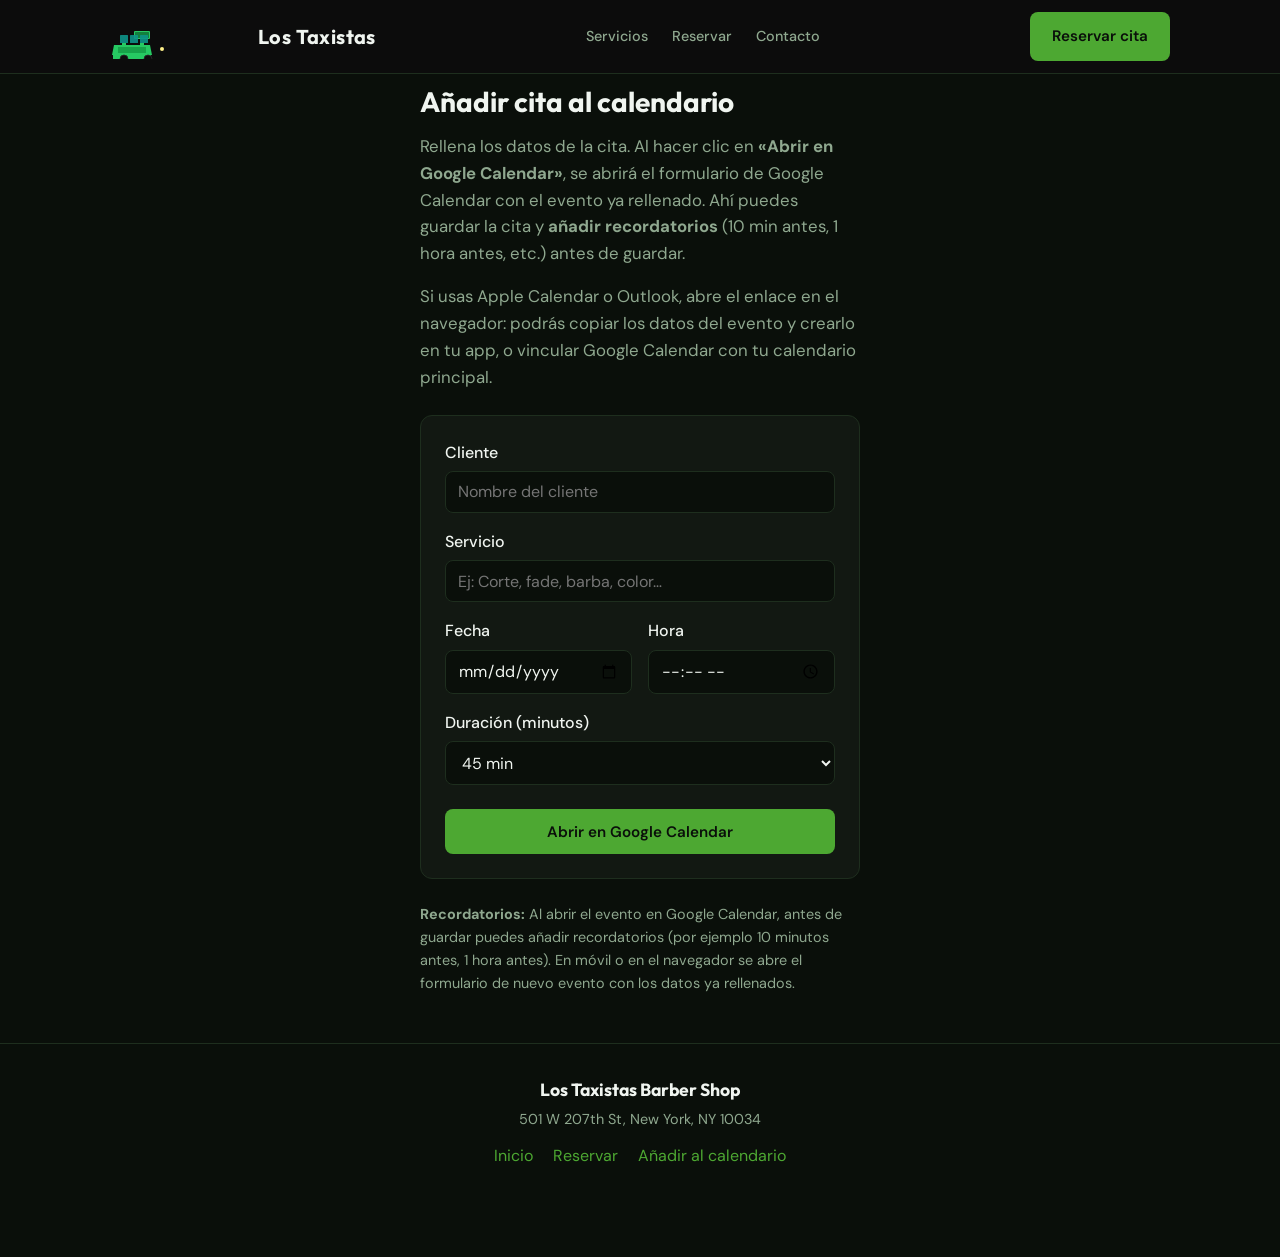
<file: anadir-al-calendario.html>
<!DOCTYPE html>
<html lang="es">
<head>
  <meta charset="UTF-8" />
  <meta name="viewport" content="width=device-width, initial-scale=1.0" />
  <meta name="description" content="Añadir cita al calendario - Los Taxistas Barber Shop. Abre Google Calendar con la cita rellenada y añade recordatorios." />
  <meta name="robots" content="noindex, follow" />
  <title>Añadir cita al calendario | Los Taxistas Barber Shop</title>
  <link rel="stylesheet" href="styles.css" />
  <link rel="preconnect" href="https://fonts.googleapis.com" />
  <link rel="preconnect" href="https://fonts.gstatic.com" crossorigin />
  <link href="https://fonts.googleapis.com/css2?family=Outfit:wght@400;500;600;700&family=DM+Sans:wght@400;500;600&display=swap" rel="stylesheet" />
</head>
<body>
  <a href="#main" class="skip-link">Ir al contenido</a>
  <header class="header">
    <div class="container header-inner">
      <a href="index.html" class="logo-link">
        <img src="images/logo.svg" alt="Los Taxistas Barber Shop" class="logo-img" width="140" height="44" />
        <span class="logo-text">Los Taxistas</span>
      </a>
      <nav class="nav">
        <a href="index.html#servicios">Servicios</a>
        <a href="index.html#reserva">Reservar</a>
        <a href="index.html#contacto">Contacto</a>
      </nav>
      <a href="index.html#reserva" class="btn btn-cta header-cta">Reservar cita</a>
      <button class="menu-toggle" aria-label="Abrir menú" aria-expanded="false">
        <span></span><span></span><span></span>
      </button>
    </div>
  </header>

  <main id="main" class="legal-page section calendar-page">
    <div class="container">
      <h1>Añadir cita al calendario</h1>
      <p class="section-intro" style="margin-bottom: 1rem;">Rellena los datos de la cita. Al hacer clic en <strong>«Abrir en Google Calendar»</strong>, se abrirá el formulario de Google Calendar con el evento ya rellenado. Ahí puedes guardar la cita y <strong>añadir recordatorios</strong> (10 min antes, 1 hora antes, etc.) antes de guardar.</p>
      <p class="section-intro" style="margin-bottom: 1.5rem;">Si usas Apple Calendar o Outlook, abre el enlace en el navegador: podrás copiar los datos del evento y crearlo en tu app, o vincular Google Calendar con tu calendario principal.</p>

      <form id="calendar-form" class="calendar-form" aria-label="Datos de la cita">
        <label for="cal-cliente">Cliente</label>
        <input type="text" id="cal-cliente" name="cliente" placeholder="Nombre del cliente" required />

        <label for="cal-servicio">Servicio</label>
        <input type="text" id="cal-servicio" name="servicio" placeholder="Ej: Corte, fade, barba, color…" />

        <div class="form-row">
          <div>
            <label for="cal-fecha">Fecha</label>
            <input type="date" id="cal-fecha" name="fecha" required />
          </div>
          <div>
            <label for="cal-hora">Hora</label>
            <input type="time" id="cal-hora" name="hora" required />
          </div>
        </div>

        <label for="cal-duracion">Duración (minutos)</label>
        <select id="cal-duracion" name="duracion">
          <option value="30">30 min</option>
          <option value="45" selected>45 min</option>
          <option value="60">1 hora</option>
          <option value="90">1 h 30 min</option>
          <option value="120">2 horas</option>
        </select>

        <button type="submit" class="btn btn-cta" style="width: 100%; margin-top: 0.5rem;">Abrir en Google Calendar</button>
      </form>

      <div class="calendar-note">
        <strong>Recordatorios:</strong> Al abrir el evento en Google Calendar, antes de guardar puedes añadir recordatorios (por ejemplo 10 minutos antes, 1 hora antes). En móvil o en el navegador se abre el formulario de nuevo evento con los datos ya rellenados.
      </div>
    </div>
  </main>

  <footer class="footer">
    <div class="container">
      <p class="footer-brand">Los Taxistas Barber Shop</p>
      <p class="footer-address">501 W 207th St, New York, NY 10034</p>
      <p class="footer-links">
        <a href="index.html">Inicio</a>
        <a href="index.html#reserva">Reservar</a>
        <a href="anadir-al-calendario.html">Añadir al calendario</a>
      </p>
    </div>
  </footer>

  <script>
    (function () {
      var form = document.getElementById('calendar-form');
      var locationStr = '501 W 207th St, New York, NY 10034';

      function pad(n) { return n < 10 ? '0' + n : n; }

      function toGoogleCalendarUTC(date, durationMins) {
        var start = new Date(date);
        var end = new Date(start.getTime() + durationMins * 60000);
        var startStr = start.getFullYear() + pad(start.getUTCMonth() + 1) + pad(start.getUTCDate()) + 'T' + pad(start.getUTCHours()) + pad(start.getUTCMinutes()) + pad(start.getUTCSeconds()) + 'Z';
        var endStr = end.getFullYear() + pad(end.getUTCMonth() + 1) + pad(end.getUTCDate()) + 'T' + pad(end.getUTCHours()) + pad(end.getUTCMinutes()) + pad(end.getUTCSeconds()) + 'Z';
        return startStr + '/' + endStr;
      }

      form.addEventListener('submit', function (e) {
        e.preventDefault();
        var cliente = document.getElementById('cal-cliente').value.trim() || 'Cliente';
        var servicio = document.getElementById('cal-servicio').value.trim() || 'Cita Los Taxistas';
        var fecha = document.getElementById('cal-fecha').value;
        var hora = document.getElementById('cal-hora').value;
        var duracion = parseInt(document.getElementById('cal-duracion').value, 10);

        if (!fecha || !hora) {
          alert('Indica fecha y hora.');
          return;
        }

        var parts = fecha.split('-');
        var timeParts = hora.split(':');
        var startDate = new Date(
          parseInt(parts[0], 10),
          parseInt(parts[1], 10) - 1,
          parseInt(parts[2], 10),
          parseInt(timeParts[0], 10),
          parseInt(timeParts[1], 10) || 0,
          0,
          0
        );

        var title = 'Cita: ' + cliente + ' – ' + servicio;
        var details = 'Cliente: ' + cliente + '\nServicio: ' + servicio + '\n\nLos Taxistas Barber Shop. Añade recordatorios (10 min, 1 h antes) al guardar en Google Calendar.';
        var dates = toGoogleCalendarUTC(startDate, duracion);

        var url = 'https://calendar.google.com/calendar/render?action=TEMPLATE' +
          '&text=' + encodeURIComponent(title) +
          '&dates=' + dates +
          '&details=' + encodeURIComponent(details) +
          '&location=' + encodeURIComponent(locationStr);

        window.open(url, '_blank', 'noopener,noreferrer');
      });
    })();
  </script>
  <script src="script.js"></script>
</body>
</html>
</file>
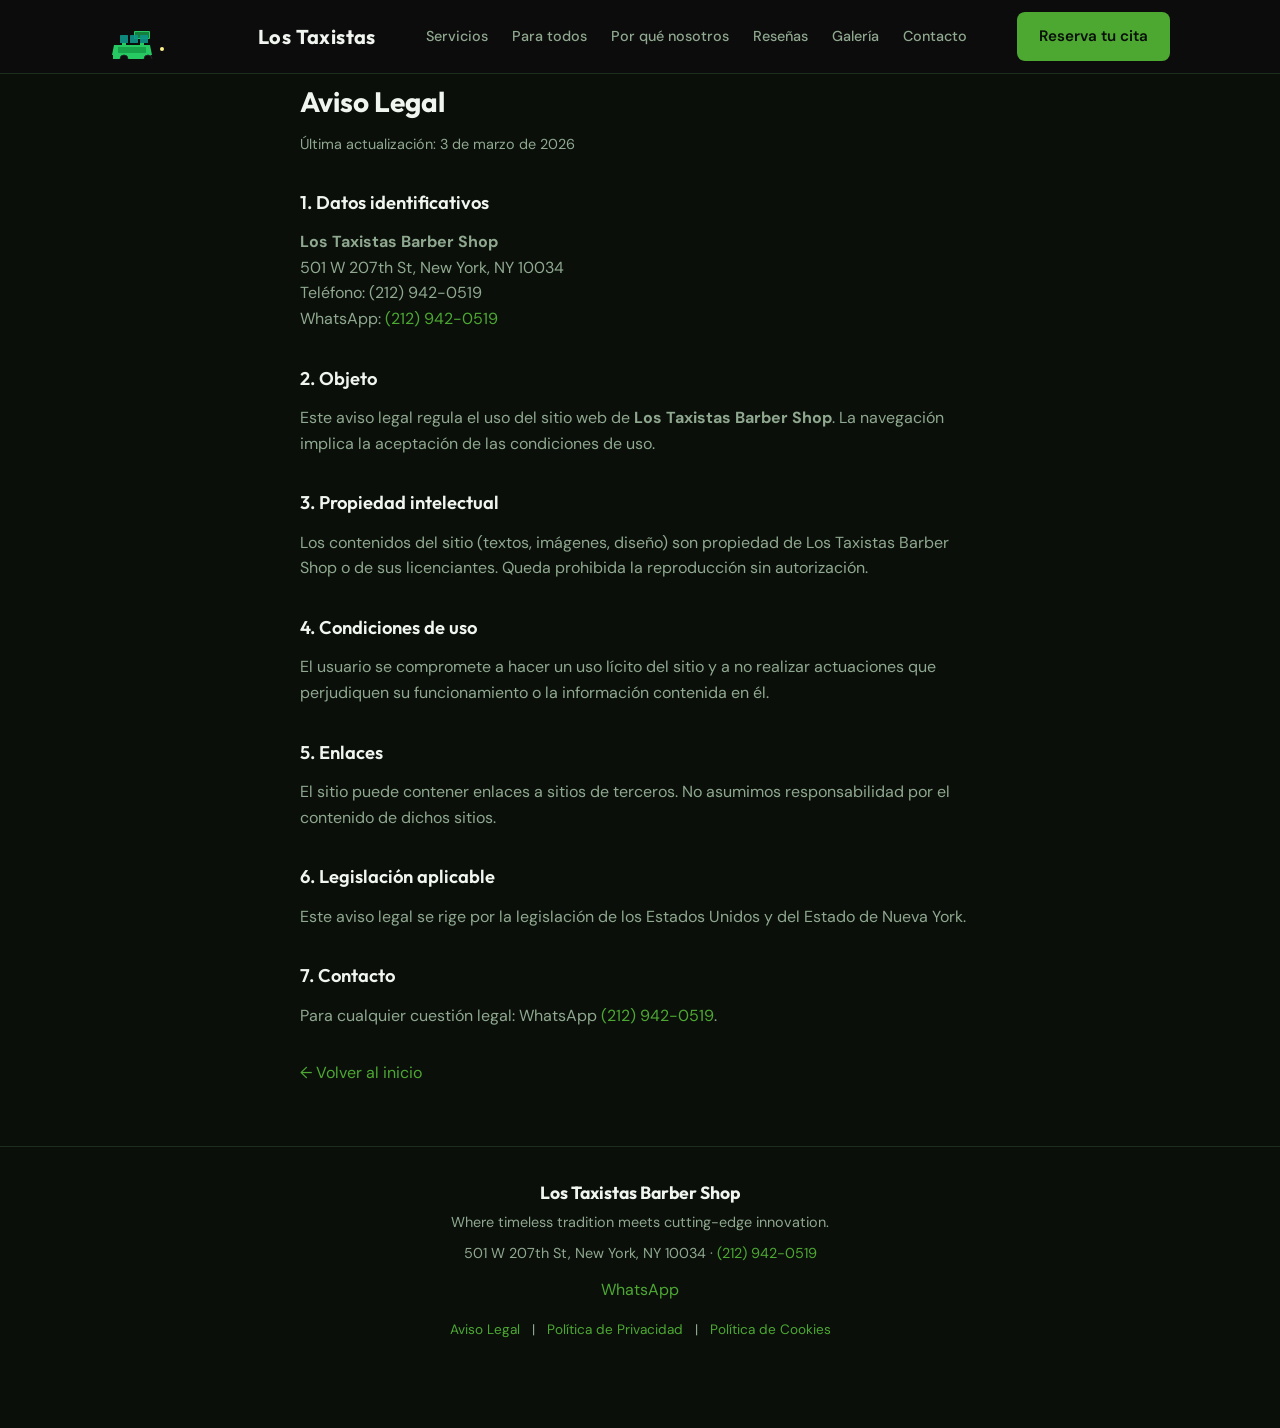
<file: aviso-legal.html>
<!DOCTYPE html>
<html lang="es">
<head>
  <meta charset="UTF-8" />
  <meta name="viewport" content="width=device-width, initial-scale=1.0" />
  <meta name="description" content="Aviso Legal de Los Taxistas Barber Shop - Información legal del sitio web." />
  <meta name="robots" content="index, follow" />
  <link rel="canonical" href="https://lostaxistasbarbershop.com/aviso-legal.html" />
  <title>Aviso Legal | Los Taxistas Barber Shop</title>
  <link rel="preconnect" href="https://fonts.googleapis.com" />
  <link rel="preconnect" href="https://fonts.gstatic.com" crossorigin />
  <link href="https://fonts.googleapis.com/css2?family=Outfit:wght@400;500;600;700&family=DM+Sans:wght@400;500;600&display=swap" rel="stylesheet" />
  <link rel="stylesheet" href="styles.css" />
</head>
<body>
  <a href="#main" class="skip-link">Ir al contenido</a>
  <header class="header">
    <div class="container header-inner">
      <a href="index.html" class="logo-link">
        <img src="images/logo.svg" alt="Los Taxistas Barber Shop" class="logo-img" width="140" height="44" />
        <span class="logo-text">Los Taxistas</span>
      </a>
      <nav class="nav">
        <a href="index.html#servicios">Servicios</a>
        <a href="index.html#para-todos">Para todos</a>
        <a href="index.html#por-que">Por qué nosotros</a>
        <a href="index.html#testimonios">Reseñas</a>
        <a href="index.html#galeria">Galería</a>
        <a href="index.html#contacto">Contacto</a>
      </nav>
      <a href="https://wa.me/12129420519?text=Hola%2C%20quiero%20reservar%20una%20cita" class="btn btn-cta header-cta" target="_blank" rel="noopener">Reserva tu cita</a>
      <button class="menu-toggle" aria-label="Abrir menú" aria-expanded="false">
        <span></span><span></span><span></span>
      </button>
    </div>
  </header>

  <main id="main" class="legal-page section">
    <div class="container">
      <h1>Aviso Legal</h1>
      <p class="legal-update">Última actualización: 3 de marzo de 2026</p>

      <h2>1. Datos identificativos</h2>
      <p><strong>Los Taxistas Barber Shop</strong><br />
      501 W 207th St, New York, NY 10034<br />
      Teléfono: (212) 942-0519<br />
      WhatsApp: <a href="https://wa.me/12129420519" target="_blank" rel="noopener noreferrer">(212) 942-0519</a></p>

      <h2>2. Objeto</h2>
      <p>Este aviso legal regula el uso del sitio web de <strong>Los Taxistas Barber Shop</strong>. La navegación implica la aceptación de las condiciones de uso.</p>

      <h2>3. Propiedad intelectual</h2>
      <p>Los contenidos del sitio (textos, imágenes, diseño) son propiedad de Los Taxistas Barber Shop o de sus licenciantes. Queda prohibida la reproducción sin autorización.</p>

      <h2>4. Condiciones de uso</h2>
      <p>El usuario se compromete a hacer un uso lícito del sitio y a no realizar actuaciones que perjudiquen su funcionamiento o la información contenida en él.</p>

      <h2>5. Enlaces</h2>
      <p>El sitio puede contener enlaces a sitios de terceros. No asumimos responsabilidad por el contenido de dichos sitios.</p>

      <h2>6. Legislación aplicable</h2>
      <p>Este aviso legal se rige por la legislación de los Estados Unidos y del Estado de Nueva York.</p>

      <h2>7. Contacto</h2>
      <p>Para cualquier cuestión legal: WhatsApp <a href="https://wa.me/12129420519" target="_blank" rel="noopener">(212) 942-0519</a>.</p>

      <p class="legal-back"><a href="index.html">← Volver al inicio</a></p>
    </div>
  </main>

  <footer class="footer">
    <div class="container">
      <p class="footer-brand">Los Taxistas Barber Shop</p>
      <p class="footer-tagline">Where timeless tradition meets cutting-edge innovation.</p>
      <p class="footer-address">501 W 207th St, New York, NY 10034 · <a href="tel:+12129420519">(212) 942-0519</a></p>
      <p class="footer-links">
        <a href="https://wa.me/12129420519" target="_blank" rel="noopener">WhatsApp</a>
      </p>
      <nav class="footer-legal" aria-label="Enlaces legales">
        <a href="aviso-legal.html">Aviso Legal</a>
        <span aria-hidden="true">|</span>
        <a href="privacidad.html">Política de Privacidad</a>
        <span aria-hidden="true">|</span>
        <a href="cookies.html">Política de Cookies</a>
      </nav>
    </div>
  </footer>
  <script src="script.js"></script>
</body>
</html>
</file>
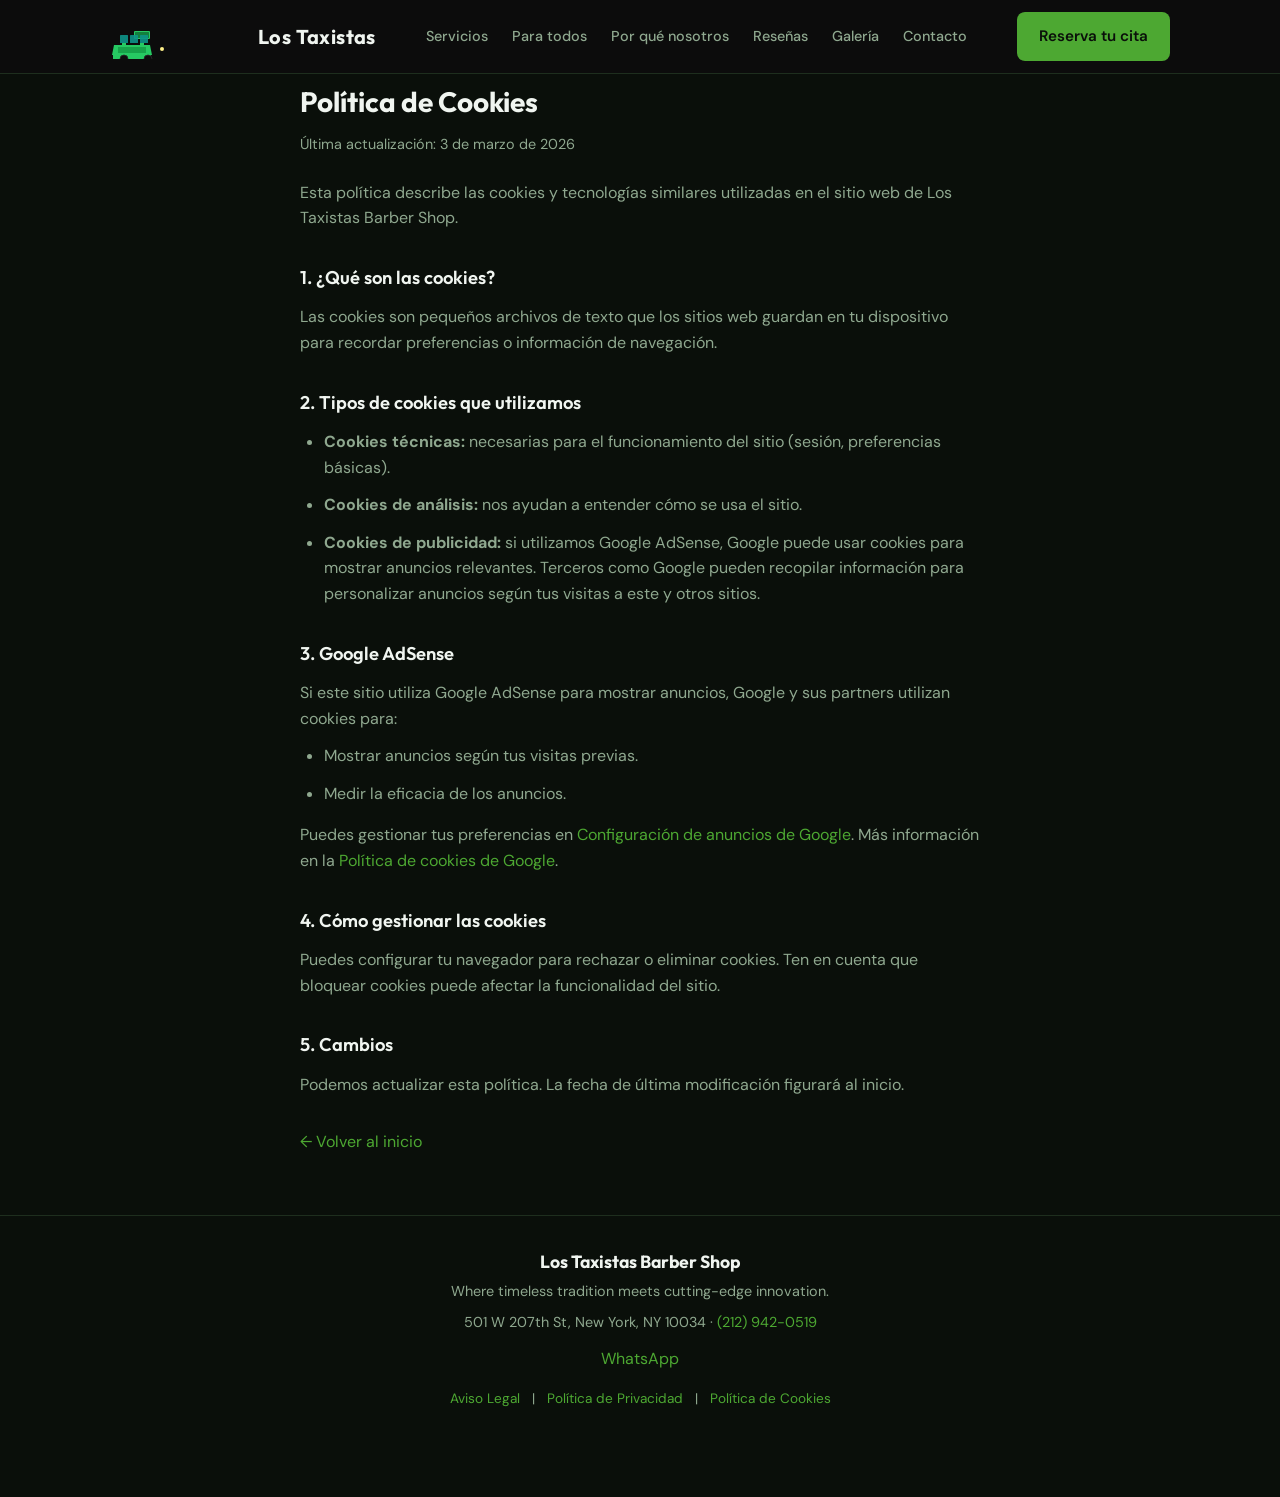
<file: cookies.html>
<!DOCTYPE html>
<html lang="es">
<head>
  <meta charset="UTF-8" />
  <meta name="viewport" content="width=device-width, initial-scale=1.0" />
  <meta name="description" content="Política de Cookies de Los Taxistas Barber Shop - Información sobre el uso de cookies." />
  <meta name="robots" content="index, follow" />
  <link rel="canonical" href="https://lostaxistasbarbershop.com/cookies.html" />
  <title>Política de Cookies | Los Taxistas Barber Shop</title>
  <link rel="preconnect" href="https://fonts.googleapis.com" />
  <link rel="preconnect" href="https://fonts.gstatic.com" crossorigin />
  <link href="https://fonts.googleapis.com/css2?family=Outfit:wght@400;500;600;700&family=DM+Sans:wght@400;500;600&display=swap" rel="stylesheet" />
  <link rel="stylesheet" href="styles.css" />
</head>
<body>
  <a href="#main" class="skip-link">Ir al contenido</a>
  <header class="header">
    <div class="container header-inner">
      <a href="index.html" class="logo-link">
        <img src="images/logo.svg" alt="Los Taxistas Barber Shop" class="logo-img" width="140" height="44" />
        <span class="logo-text">Los Taxistas</span>
      </a>
      <nav class="nav">
        <a href="index.html#servicios">Servicios</a>
        <a href="index.html#para-todos">Para todos</a>
        <a href="index.html#por-que">Por qué nosotros</a>
        <a href="index.html#testimonios">Reseñas</a>
        <a href="index.html#galeria">Galería</a>
        <a href="index.html#contacto">Contacto</a>
      </nav>
      <a href="https://wa.me/12129420519?text=Hola%2C%20quiero%20reservar%20una%20cita" class="btn btn-cta header-cta" target="_blank" rel="noopener">Reserva tu cita</a>
      <button class="menu-toggle" aria-label="Abrir menú" aria-expanded="false">
        <span></span><span></span><span></span>
      </button>
    </div>
  </header>

  <main id="main" class="legal-page section">
    <div class="container">
      <h1>Política de Cookies</h1>
      <p class="legal-update">Última actualización: 3 de marzo de 2026</p>

      <p>Esta política describe las cookies y tecnologías similares utilizadas en el sitio web de Los Taxistas Barber Shop.</p>

      <h2>1. ¿Qué son las cookies?</h2>
      <p>Las cookies son pequeños archivos de texto que los sitios web guardan en tu dispositivo para recordar preferencias o información de navegación.</p>

      <h2>2. Tipos de cookies que utilizamos</h2>
      <ul>
        <li><strong>Cookies técnicas:</strong> necesarias para el funcionamiento del sitio (sesión, preferencias básicas).</li>
        <li><strong>Cookies de análisis:</strong> nos ayudan a entender cómo se usa el sitio.</li>
        <li><strong>Cookies de publicidad:</strong> si utilizamos Google AdSense, Google puede usar cookies para mostrar anuncios relevantes. Terceros como Google pueden recopilar información para personalizar anuncios según tus visitas a este y otros sitios.</li>
      </ul>

      <h2>3. Google AdSense</h2>
      <p>Si este sitio utiliza Google AdSense para mostrar anuncios, Google y sus partners utilizan cookies para:</p>
      <ul>
        <li>Mostrar anuncios según tus visitas previas.</li>
        <li>Medir la eficacia de los anuncios.</li>
      </ul>
      <p>Puedes gestionar tus preferencias en <a href="https://adssettings.google.com" target="_blank" rel="noopener noreferrer">Configuración de anuncios de Google</a>. Más información en la <a href="https://policies.google.com/technologies/ads" target="_blank" rel="noopener noreferrer">Política de cookies de Google</a>.</p>

      <h2>4. Cómo gestionar las cookies</h2>
      <p>Puedes configurar tu navegador para rechazar o eliminar cookies. Ten en cuenta que bloquear cookies puede afectar la funcionalidad del sitio.</p>

      <h2>5. Cambios</h2>
      <p>Podemos actualizar esta política. La fecha de última modificación figurará al inicio.</p>

      <p class="legal-back"><a href="index.html">← Volver al inicio</a></p>
    </div>
  </main>

  <footer class="footer">
    <div class="container">
      <p class="footer-brand">Los Taxistas Barber Shop</p>
      <p class="footer-tagline">Where timeless tradition meets cutting-edge innovation.</p>
      <p class="footer-address">501 W 207th St, New York, NY 10034 · <a href="tel:+12129420519">(212) 942-0519</a></p>
      <p class="footer-links">
        <a href="https://wa.me/12129420519" target="_blank" rel="noopener">WhatsApp</a>
      </p>
      <nav class="footer-legal" aria-label="Enlaces legales">
        <a href="aviso-legal.html">Aviso Legal</a>
        <span aria-hidden="true">|</span>
        <a href="privacidad.html">Política de Privacidad</a>
        <span aria-hidden="true">|</span>
        <a href="cookies.html">Política de Cookies</a>
      </nav>
    </div>
  </footer>
  <script src="script.js"></script>
</body>
</html>
</file>
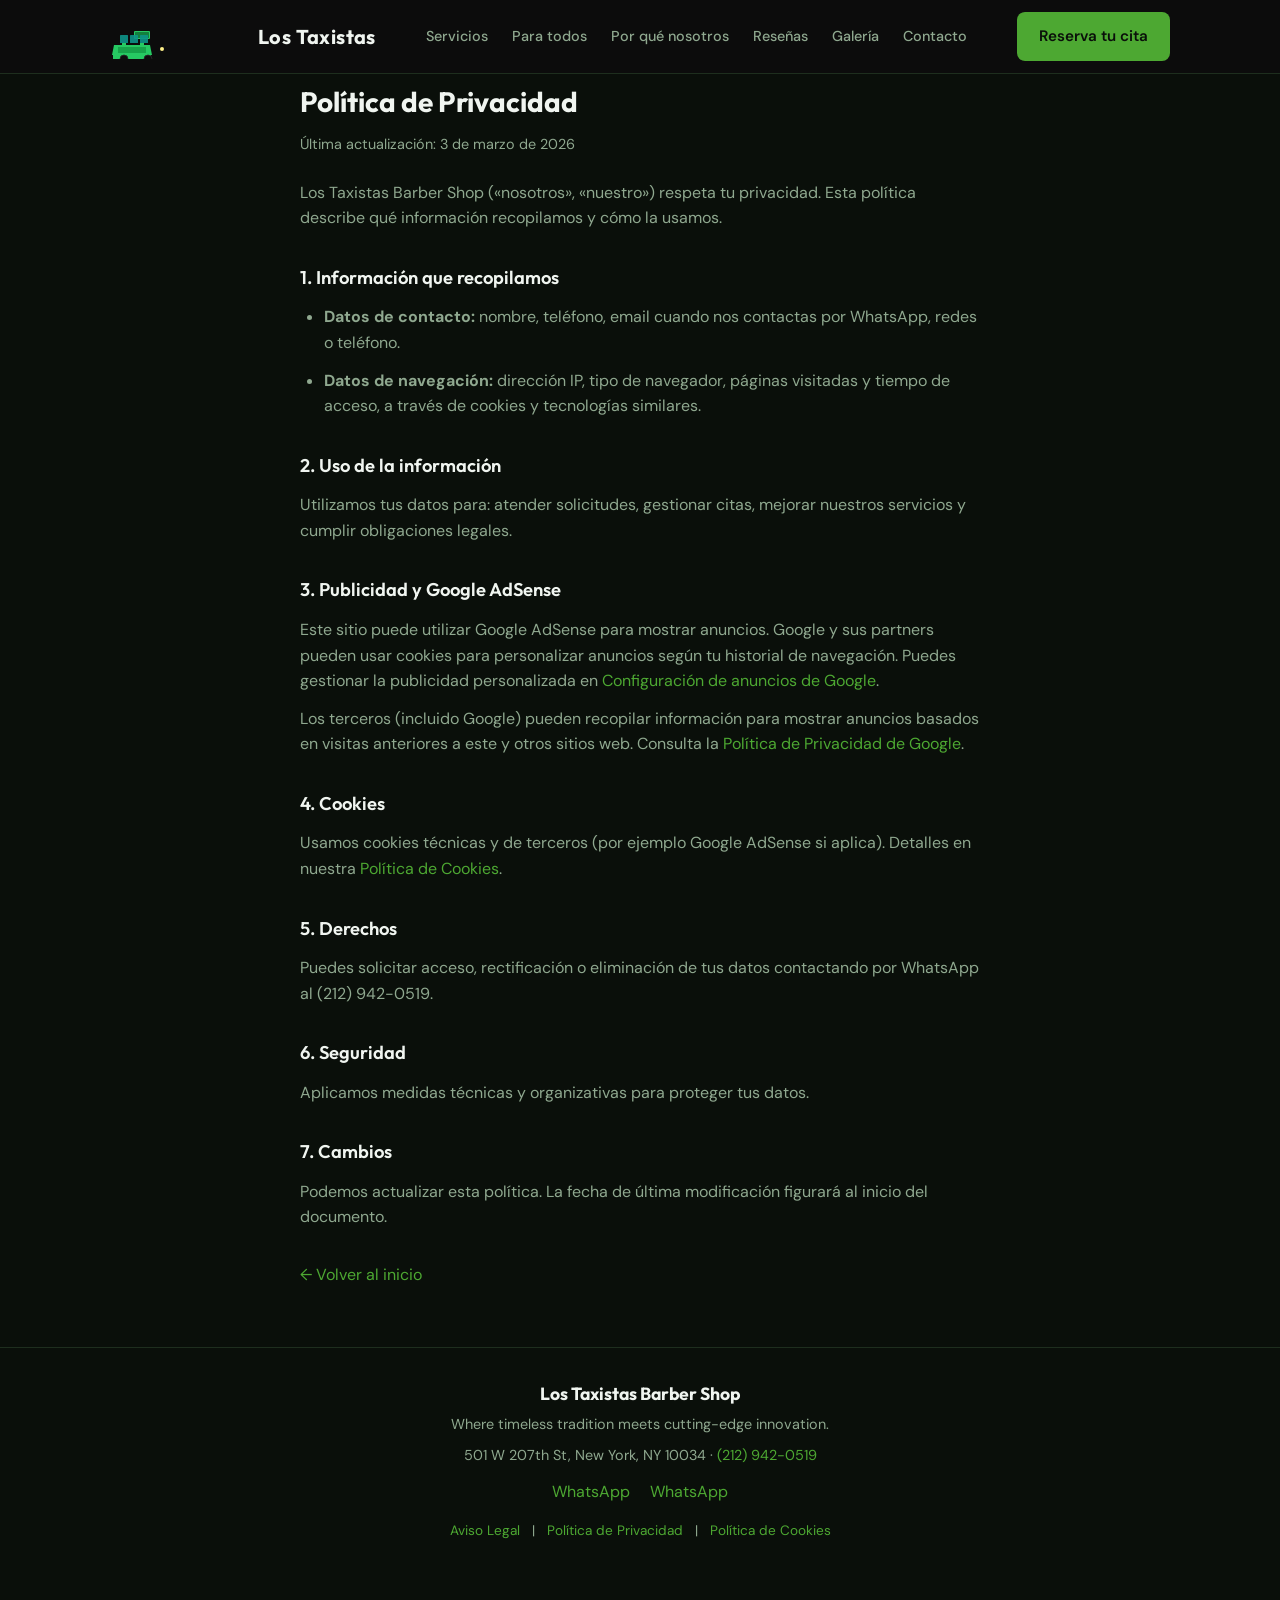
<file: privacidad.html>
<!DOCTYPE html>
<html lang="es">
<head>
  <meta charset="UTF-8" />
  <meta name="viewport" content="width=device-width, initial-scale=1.0" />
  <meta name="description" content="Política de Privacidad de Los Taxistas Barber Shop - Cómo protegemos tus datos personales." />
  <meta name="robots" content="index, follow" />
  <link rel="canonical" href="https://lostaxistasbarbershop.com/privacidad.html" />
  <title>Política de Privacidad | Los Taxistas Barber Shop</title>
  <link rel="preconnect" href="https://fonts.googleapis.com" />
  <link rel="preconnect" href="https://fonts.gstatic.com" crossorigin />
  <link href="https://fonts.googleapis.com/css2?family=Outfit:wght@400;500;600;700&family=DM+Sans:wght@400;500;600&display=swap" rel="stylesheet" />
  <link rel="stylesheet" href="styles.css" />
</head>
<body>
  <a href="#main" class="skip-link">Ir al contenido</a>
  <header class="header">
    <div class="container header-inner">
      <a href="index.html" class="logo-link">
        <img src="images/logo.svg" alt="Los Taxistas Barber Shop" class="logo-img" width="140" height="44" />
        <span class="logo-text">Los Taxistas</span>
      </a>
      <nav class="nav">
        <a href="index.html#servicios">Servicios</a>
        <a href="index.html#para-todos">Para todos</a>
        <a href="index.html#por-que">Por qué nosotros</a>
        <a href="index.html#testimonios">Reseñas</a>
        <a href="index.html#galeria">Galería</a>
        <a href="index.html#contacto">Contacto</a>
      </nav>
      <a href="https://wa.me/12129420519?text=Hola%2C%20quiero%20reservar%20una%20cita" class="btn btn-cta header-cta" target="_blank" rel="noopener">Reserva tu cita</a>
      <button class="menu-toggle" aria-label="Abrir menú" aria-expanded="false">
        <span></span><span></span><span></span>
      </button>
    </div>
  </header>

  <main id="main" class="legal-page section">
    <div class="container">
      <h1>Política de Privacidad</h1>
      <p class="legal-update">Última actualización: 3 de marzo de 2026</p>

      <p>Los Taxistas Barber Shop («nosotros», «nuestro») respeta tu privacidad. Esta política describe qué información recopilamos y cómo la usamos.</p>

      <h2>1. Información que recopilamos</h2>
      <ul>
        <li><strong>Datos de contacto:</strong> nombre, teléfono, email cuando nos contactas por WhatsApp, redes o teléfono.</li>
        <li><strong>Datos de navegación:</strong> dirección IP, tipo de navegador, páginas visitadas y tiempo de acceso, a través de cookies y tecnologías similares.</li>
      </ul>

      <h2>2. Uso de la información</h2>
      <p>Utilizamos tus datos para: atender solicitudes, gestionar citas, mejorar nuestros servicios y cumplir obligaciones legales.</p>

      <h2>3. Publicidad y Google AdSense</h2>
      <p>Este sitio puede utilizar Google AdSense para mostrar anuncios. Google y sus partners pueden usar cookies para personalizar anuncios según tu historial de navegación. Puedes gestionar la publicidad personalizada en <a href="https://adssettings.google.com" target="_blank" rel="noopener noreferrer">Configuración de anuncios de Google</a>.</p>
      <p>Los terceros (incluido Google) pueden recopilar información para mostrar anuncios basados en visitas anteriores a este y otros sitios web. Consulta la <a href="https://policies.google.com/privacy" target="_blank" rel="noopener noreferrer">Política de Privacidad de Google</a>.</p>

      <h2>4. Cookies</h2>
      <p>Usamos cookies técnicas y de terceros (por ejemplo Google AdSense si aplica). Detalles en nuestra <a href="cookies.html">Política de Cookies</a>.</p>

      <h2>5. Derechos</h2>
      <p>Puedes solicitar acceso, rectificación o eliminación de tus datos contactando por WhatsApp al (212) 942-0519.</p>

      <h2>6. Seguridad</h2>
      <p>Aplicamos medidas técnicas y organizativas para proteger tus datos.</p>

      <h2>7. Cambios</h2>
      <p>Podemos actualizar esta política. La fecha de última modificación figurará al inicio del documento.</p>

      <p class="legal-back"><a href="index.html">← Volver al inicio</a></p>
    </div>
  </main>

  <footer class="footer">
    <div class="container">
      <p class="footer-brand">Los Taxistas Barber Shop</p>
      <p class="footer-tagline">Where timeless tradition meets cutting-edge innovation.</p>
      <p class="footer-address">501 W 207th St, New York, NY 10034 · <a href="tel:+12129420519">(212) 942-0519</a></p>
      <p class="footer-links">
        <a href="https://wa.me/12129420519" target="_blank" rel="noopener">WhatsApp</a>
        <a href="https://wa.me/12129420519" target="_blank" rel="noopener">WhatsApp</a>
      </p>
      <nav class="footer-legal" aria-label="Enlaces legales">
        <a href="aviso-legal.html">Aviso Legal</a>
        <span aria-hidden="true">|</span>
        <a href="privacidad.html">Política de Privacidad</a>
        <span aria-hidden="true">|</span>
        <a href="cookies.html">Política de Cookies</a>
      </nav>
    </div>
  </footer>
  <script src="script.js"></script>
</body>
</html>
</file>
<file: styles.css>
/* Los Taxistas Barber Shop — Landing */
:root {
  --bg-dark: #0a0f0a;
  --bg-card: #121812;
  --bg-section: #0e150e;
  --accent: #4da832;
  --accent-hover: #5cc038;
  --accent-dark: #3a8c25;
  --text: #f0f5f0;
  --text-muted: #8fa88f;
  --border: #1e2e1e;
  --radius: 8px;
  --radius-lg: 12px;
  --font-head: 'Outfit', sans-serif;
  --font-body: 'DM Sans', sans-serif;
  --space-section: 4rem;
  --space-section-mobile: 2.5rem;
  --space-block: 1.5rem;
}

*,
*::before,
*::after {
  box-sizing: border-box;
}

html {
  scroll-behavior: smooth;
}

body {
  margin: 0;
  font-family: var(--font-body);
  font-size: 1rem;
  line-height: 1.6;
  color: var(--text);
  background: var(--bg-dark);
}

.container {
  width: 100%;
  max-width: 1100px;
  margin: 0 auto;
  padding: 0 1.25rem;
}

a {
  color: var(--accent);
  text-decoration: none;
  transition: color 0.2s;
}
a:hover {
  color: var(--accent-hover);
}

/* Header */
.header {
  position: fixed;
  top: 0;
  left: 0;
  right: 0;
  z-index: 100;
  background: rgba(13, 13, 13, 0.95);
  border-bottom: 1px solid var(--border);
  backdrop-filter: blur(8px);
}

.header-inner {
  display: flex;
  align-items: center;
  justify-content: space-between;
  padding: 0.75rem 1.25rem;
  gap: 1rem;
}

.logo-link {
  display: flex;
  align-items: center;
  gap: 0.5rem;
  color: var(--text);
}
.logo-link:hover {
  color: var(--text);
}
.logo-img {
  display: block;
  height: 44px;
  width: auto;
  object-fit: contain;
}
.logo-text {
  font-family: var(--font-head);
  font-weight: 700;
  font-size: 1.25rem;
  letter-spacing: 0.02em;
}
@media (max-width: 400px) {
  .logo-text {
    display: none;
  }
  .logo-img {
    height: 40px;
  }
}

.nav {
  display: flex;
  align-items: center;
  gap: 1.5rem;
}
.nav a {
  color: var(--text-muted);
  font-size: 0.9rem;
  font-weight: 500;
}
.nav a:hover {
  color: var(--text);
}

.lang-toggle {
  display: inline-flex;
  align-items: center;
  gap: 0.35rem;
  padding: 0.4rem 0.6rem;
  background: transparent;
  border: 1px solid var(--border);
  border-radius: var(--radius);
  color: var(--text-muted);
  font-size: 0.85rem;
  font-weight: 600;
  cursor: pointer;
  transition: color 0.2s, border-color 0.2s;
}
.lang-toggle:hover {
  color: var(--accent);
  border-color: var(--accent);
}
.lang-toggle img {
  flex-shrink: 0;
}

.header-cta {
  flex-shrink: 0;
}

.menu-toggle {
  display: none;
  flex-direction: column;
  gap: 5px;
  background: none;
  border: none;
  cursor: pointer;
  padding: 4px;
}
.menu-toggle span {
  width: 22px;
  height: 2px;
  background: var(--text);
  border-radius: 1px;
}

/* Buttons */
.btn {
  display: inline-flex;
  align-items: center;
  justify-content: center;
  padding: 0.65rem 1.25rem;
  font-family: var(--font-body);
  font-weight: 600;
  font-size: 0.95rem;
  border-radius: var(--radius);
  transition: background 0.2s, color 0.2s, border-color 0.2s;
  cursor: pointer;
  border: 2px solid transparent;
}
.btn-cta {
  background: var(--accent);
  color: var(--bg-dark);
}
.btn-cta:hover {
  background: var(--accent-hover);
  color: var(--bg-dark);
}
.btn-outline {
  background: transparent;
  color: var(--accent);
  border-color: var(--accent);
}
.btn-outline:hover {
  background: var(--accent);
  color: var(--bg-dark);
}
.btn-sm {
  padding: 0.5rem 1rem;
  font-size: 0.85rem;
}
.btn-large {
  padding: 0.9rem 1.75rem;
  font-size: 1.05rem;
}
.btn-hero {
  padding: 0.85rem 1.5rem;
  font-size: 1rem;
}

/* Hero */
.hero {
  position: relative;
  min-height: 72vh;
  display: flex;
  align-items: center;
  padding: 5.25rem 0 3rem;
  overflow: hidden;
}

.hero-bg {
  position: absolute;
  inset: 0;
  background: linear-gradient(135deg, #050d05 0%, #0e1a0e 50%, #071207 100%);
  z-index: 0;
}
.hero-bg::after {
  content: '';
  position: absolute;
  inset: 0;
  background: radial-gradient(ellipse 80% 50% at 70% 30%, rgba(77, 168, 50, 0.12) 0%, transparent 55%);
  pointer-events: none;
}
/* Green taxi accent bar above hero */
.hero::before {
  content: '';
  position: absolute;
  top: 0;
  left: 0;
  right: 0;
  height: 4px;
  background: linear-gradient(90deg, var(--accent-dark), var(--accent), var(--accent-hover), var(--accent));
  z-index: 2;
}

.hero-content {
  position: relative;
  z-index: 1;
}
.hero-content--with-image {
  display: grid;
  grid-template-columns: 1fr auto;
  gap: 1.25rem;
  align-items: center;
}
.hero-text {
  background: linear-gradient(140deg, rgba(18, 24, 18, 0.82), rgba(10, 15, 10, 0.72));
  border: 1px solid rgba(77, 168, 50, 0.2);
  border-radius: 18px;
  padding: 1.25rem;
  box-shadow: 0 20px 45px rgba(0, 0, 0, 0.28);
  backdrop-filter: blur(6px);
}
@media (max-width: 768px) {
  .hero-content--with-image {
    grid-template-columns: 1fr;
    gap: 1.5rem;
  }
  .hero-content--with-image .hero-image-wrap {
    order: -1;
    max-width: 280px;
    margin: 0 auto;
  }
}
.hero-text { min-width: 0; }
.hero-logo {
  display: block;
  margin-bottom: 0.75rem;
  height: 44px;
  width: auto;
  max-width: 160px;
}
.hero-image-wrap {
  margin: 0;
  flex-shrink: 0;
  background: linear-gradient(140deg, rgba(17, 34, 17, 0.8), rgba(10, 15, 10, 0.7));
  border: 1px solid rgba(77, 168, 50, 0.25);
  border-radius: 18px;
  padding: 0.8rem;
  box-shadow: 0 16px 40px rgba(0, 0, 0, 0.3);
}
.hero-image {
  display: block;
  width: 100%;
  max-width: 320px;
  height: auto;
}

.hero-location {
  font-size: 0.9rem;
  font-weight: 600;
  color: var(--accent);
  letter-spacing: 0.08em;
  text-transform: uppercase;
  margin: 0 0 0.5rem;
}

.hero-highlights {
  display: flex;
  flex-wrap: wrap;
  gap: 0.4rem 0.6rem;
  align-items: center;
  margin: 0.75rem 0 1rem;
  font-size: 0.88rem;
  font-weight: 600;
  color: var(--text-muted);
}
.hero-highlights span:not(.hero-dot) {
  color: var(--text);
}
.hero-dot {
  color: var(--accent);
  font-size: 1rem;
  line-height: 1;
}

.hero-address {
  font-size: 0.88rem;
  color: var(--text-muted);
  margin: 0.5rem 0 0;
}

.hero-image-caption {
  font-size: 0.75rem;
  color: var(--text-muted);
  text-align: center;
  margin-top: 0.4rem;
  font-style: italic;
}
.hero-image-caption a {
  color: var(--accent);
  font-style: normal;
  font-weight: 600;
}

.hero-title {
  font-family: var(--font-head);
  font-weight: 800;
  font-size: clamp(2rem, 5vw, 3.25rem);
  line-height: 1.15;
  margin: 0 0 1rem;
  letter-spacing: -0.02em;
}
.hero-title span {
  color: var(--accent);
}

.hero-subtitle {
  font-size: clamp(1rem, 2vw, 1.15rem);
  color: var(--text-muted);
  max-width: 520px;
  margin: 0 0 1.2rem;
}

.btn-hero {
  margin-top: 0.5rem;
}

.hero-cta-group {
  display: flex;
  flex-wrap: wrap;
  gap: 0.75rem 1rem;
  margin-top: 1rem;
  align-items: center;
}
.btn-hero-secondary {
  background: transparent;
  color: var(--accent);
  border: 2px solid var(--accent);
}
.btn-hero-secondary:hover {
  background: var(--accent);
  color: var(--bg-dark);
}

/* Sections */
.section {
  padding: 2.65rem 0;
}
.section:nth-child(even) {
  background: var(--bg-section);
}

.section-title {
  font-family: var(--font-head);
  font-weight: 700;
  font-size: clamp(1.75rem, 3vw, 2.25rem);
  margin: 0 0 0.75rem;
  letter-spacing: -0.02em;
}

.section-intro {
  color: var(--text-muted);
  max-width: 640px;
  margin: 0 0 1.05rem;
  font-size: 1.05rem;
}
.section-intro a {
  text-decoration: underline;
}

.section-cta {
  margin-top: 1.2rem;
  display: flex;
  flex-wrap: wrap;
  gap: 1rem;
  align-items: center;
}

/* Services grid */
.services-grid {
  display: grid;
  grid-template-columns: repeat(auto-fill, minmax(280px, 1fr));
  gap: 1.25rem;
}

.service-card {
  background: var(--bg-card);
  border: 1px solid var(--border);
  border-radius: var(--radius-lg);
  padding: 1.5rem;
  transition: border-color 0.2s, transform 0.2s;
}
.service-card:hover {
  border-color: rgba(77, 168, 50, 0.4);
  transform: translateY(-2px);
}

.service-icon {
  font-size: 1.75rem;
  margin-bottom: 0.75rem;
}

.service-card h3 {
  font-family: var(--font-head);
  font-weight: 600;
  font-size: 1.1rem;
  margin: 0 0 0.5rem;
}

.service-card p {
  margin: 0;
  color: var(--text-muted);
  font-size: 0.95rem;
}

/* Audience (para todos) */
.audience-grid {
  display: grid;
  grid-template-columns: repeat(auto-fit, minmax(260px, 1fr));
  gap: 1.5rem;
}

.audience-card {
  background: var(--bg-card);
  border: 1px solid var(--border);
  border-radius: var(--radius-lg);
  padding: 1.75rem;
  text-align: center;
  transition: border-color 0.2s;
}
.audience-card:hover {
  border-color: rgba(77, 168, 50, 0.4);
}

.audience-icon {
  font-size: 2.5rem;
  margin-bottom: 1rem;
}

.audience-card h3 {
  font-family: var(--font-head);
  font-weight: 600;
  font-size: 1.2rem;
  margin: 0 0 0.5rem;
}

.audience-card p {
  margin: 0;
  color: var(--text-muted);
  font-size: 0.95rem;
}

/* Booking: reserve with specific barber */
.section-booking .section-intro {
  max-width: 100%;
}
.section-booking .container {
  display: grid;
  grid-template-columns: 1.1fr 0.9fr;
  gap: 0.8rem 1.2rem;
  align-items: start;
}
.section-booking .container > .section-title,
.section-booking .container > .section-intro,
.section-booking .container > .section-cta {
  grid-column: 1 / -1;
}
.booking-options {
  display: grid;
  grid-template-columns: repeat(auto-fill, minmax(160px, 1fr));
  gap: 1rem;
  margin-bottom: 0.65rem;
}
.booking-card {
  display: flex;
  flex-direction: column;
  align-items: center;
  justify-content: center;
  padding: 1.25rem 1rem;
  background: var(--bg-card);
  border: 1px solid var(--border);
  border-radius: var(--radius-lg);
  color: var(--text);
  text-align: center;
  transition: border-color 0.2s, transform 0.2s;
}
.booking-card:hover {
  border-color: var(--accent);
  transform: translateY(-2px);
  color: var(--text);
}
.booking-card-icon {
  font-size: 1.75rem;
  margin-bottom: 0.5rem;
}
.booking-card-label {
  font-family: var(--font-head);
  font-weight: 600;
  font-size: 1rem;
  display: block;
}
.booking-card-hint {
  font-size: 0.8rem;
  color: var(--text-muted);
  margin-top: 0.25rem;
}
.booking-card--booksy {
  border-color: rgba(59, 130, 246, 0.4);
}
.booking-card--booksy:hover {
  border-color: rgba(59, 130, 246, 0.8);
}
.booking-note {
  color: var(--text-muted);
  font-size: 0.95rem;
  max-width: 640px;
  margin: 0.35rem 0 0.6rem;
  line-height: 1.55;
}
.booking-sync-note {
  font-size: 0.9rem;
  color: var(--text-muted);
  line-height: 1.55;
  margin: 0;
  padding: 0.85rem 1rem;
  background: var(--bg-card);
  border-radius: var(--radius-lg);
  border-left: 3px solid var(--accent);
}
.booking-sync-note a {
  color: var(--accent);
  font-weight: 600;
}
.booking-booksy-caption {
  font-size: 0.85rem;
  color: var(--text-muted);
  margin: 0;
  line-height: 1.45;
}
.section-booking .section-cta {
  gap: 0.75rem 1rem;
  margin-top: 0.35rem;
}

/* ¿Cómo reservar? */
.how-to-book {
  background: var(--bg-card);
  border: 1px solid var(--border);
  border-radius: var(--radius-lg);
  padding: 1.25rem 1.5rem;
  margin-bottom: 0;
  max-width: 640px;
}
.how-to-book-title {
  font-family: var(--font-head);
  font-weight: 600;
  font-size: 1.1rem;
  margin: 0 0 1rem;
  color: var(--text);
}
.how-to-book-steps {
  margin: 0;
  padding-left: 1.35rem;
  color: var(--text-muted);
  font-size: 0.95rem;
  line-height: 1.6;
}
.how-to-book-steps li {
  margin-bottom: 0.5rem;
}
.how-to-book-steps li:last-child {
  margin-bottom: 0;
}
.how-to-book-steps strong {
  color: var(--accent);
}

/* Team section */
.team-photo-wrap {
  margin-bottom: 2rem;
  border-radius: var(--radius-lg);
  overflow: hidden;
  border: 1px solid var(--border);
  background: var(--bg-card);
  min-height: 120px;
}
.team-photo {
  display: block;
  width: 100%;
  height: auto;
  max-height: 320px;
  object-fit: cover;
}
.barber-grid {
  display: grid;
  grid-template-columns: repeat(auto-fit, minmax(240px, 1fr));
  gap: 1rem;
}
.barber-card {
  background: linear-gradient(150deg, #141d14 0%, #111811 100%);
  border: 1px solid rgba(77, 168, 50, 0.2);
  border-radius: var(--radius-lg);
  padding: 1rem;
  display: flex;
  flex-direction: column;
  gap: 0.5rem;
  box-shadow: 0 14px 28px rgba(0, 0, 0, 0.22);
  transition: transform 0.22s ease, border-color 0.22s ease, box-shadow 0.22s ease;
}
.barber-card:hover {
  transform: translateY(-4px);
  border-color: rgba(92, 192, 56, 0.5);
  box-shadow: 0 20px 36px rgba(0, 0, 0, 0.3);
}
.barber-card--featured {
  grid-column: span 2;
  display: grid;
  grid-template-columns: 210px 1fr;
  column-gap: 1rem;
  row-gap: 0.45rem;
  align-items: start;
}
.barber-photo {
  width: 100%;
  max-height: 360px;
  aspect-ratio: 3 / 4;
  object-fit: cover;
  object-position: center 6%;
  border-radius: var(--radius);
  border: 1px solid rgba(77, 168, 50, 0.3);
}
.barber-card--featured .barber-photo {
  width: 210px;
  height: 210px;
  max-height: none;
  aspect-ratio: 1 / 1;
  object-fit: contain;
  object-position: center center;
  background: #0c130c;
}
.barber-card--featured > :not(.barber-photo):not(.barber-form-wrap) {
  grid-column: 2;
}
.barber-card--featured .barber-form-wrap {
  grid-column: 1 / -1;
  margin-top: 0.2rem;
}
.barber-card h3 {
  margin: 0.35rem 0 0;
  font-family: var(--font-head);
  font-size: 1.2rem;
}
.barber-role,
.barber-phone {
  margin: 0;
  color: var(--text-muted);
  font-size: 0.92rem;
}
.barber-phone--pending {
  font-style: italic;
}
.barber-phone--shop {
  font-size: 0.88rem;
  line-height: 1.45;
}
.barber-phone--shop a {
  font-weight: 600;
}
.barber-status {
  display: inline-flex;
  width: fit-content;
  padding: 0.18rem 0.5rem;
  border-radius: 999px;
  background: rgba(77, 168, 50, 0.16);
  color: var(--accent-hover);
  font-size: 0.75rem;
  font-weight: 600;
}
.barber-form-wrap {
  margin-top: 0.35rem;
  border-top: 1px solid var(--border);
  padding-top: 0.75rem;
}
.barber-form-subtitle {
  margin: 0 0 0.5rem;
  color: var(--text-muted);
  font-size: 0.85rem;
}
.barber-form-hide {
  background: transparent;
  border: 0;
  color: var(--accent);
  font-size: 0.85rem;
  padding: 0;
  margin: 0 0 0.65rem;
  cursor: pointer;
}
.team-grid {
  display: grid;
  grid-template-columns: repeat(auto-fill, minmax(160px, 1fr));
  gap: 1.25rem;
}
.team-card {
  background: var(--bg-card);
  border: 1px solid var(--border);
  border-radius: var(--radius-lg);
  padding: 1.25rem;
  text-align: center;
  transition: border-color 0.2s;
}
.team-card:hover {
  border-color: rgba(77, 168, 50, 0.5);
}
.team-card-avatar {
  width: 64px;
  height: 64px;
  margin: 0 auto 0.75rem;
  border-radius: 50%;
  background: linear-gradient(135deg, var(--accent) 0%, var(--accent-hover) 100%);
  color: var(--bg-dark);
  font-family: var(--font-head);
  font-weight: 700;
  font-size: 1.25rem;
  display: flex;
  align-items: center;
  justify-content: center;
}
.team-card-name {
  font-family: var(--font-head);
  font-weight: 600;
  font-size: 1rem;
  margin: 0 0 0.25rem;
}
.team-card-handle {
  font-size: 0.85rem;
  color: var(--text-muted);
  margin: 0 0 0.75rem;
}
.team-card-insta {
  display: inline-flex;
  align-items: center;
  gap: 0.35rem;
  font-size: 0.9rem;
  color: var(--accent);
}
.team-card-insta:hover {
  color: var(--accent-hover);
}
.team-card-insta img {
  flex-shrink: 0;
}
.btn-icon {
  vertical-align: middle;
  margin-right: 0.35rem;
}
.footer-links-icons a {
  display: inline-flex;
  align-items: center;
  gap: 0.4rem;
  margin: 0 0.5rem;
  color: var(--text);
  background: rgba(255, 255, 255, 0.06);
  border: 1px solid var(--border);
  border-radius: 999px;
  padding: 0.35rem 0.65rem;
}
.footer-links-icons img {
  flex-shrink: 0;
  filter: brightness(0) invert(1);
  opacity: 0.95;
}
.contact-social {
  display: inline-flex;
  align-items: center;
  gap: 0.35rem;
}
.contact-social img {
  flex-shrink: 0;
}

/* Floating contact: Llamar / Call (todas las pantallas) + WhatsApp */
.float-call {
  display: flex;
  align-items: center;
  justify-content: center;
  gap: 0.4rem;
  position: fixed;
  bottom: 1.5rem;
  left: 1.5rem;
  z-index: 99;
  text-decoration: none;
  min-width: 56px;
  height: 56px;
  padding: 0 0.9rem;
  border-radius: 50px;
  background: var(--accent);
  color: var(--bg-dark);
  font-weight: 600;
  font-size: 0.9rem;
  box-shadow: 0 4px 14px rgba(0,0,0,0.25);
  transition: transform 0.2s, background 0.2s;
}
.float-call:hover {
  transform: scale(1.05);
  background: var(--accent-hover);
  color: var(--bg-dark);
}
.float-call-icon {
  flex-shrink: 0;
}
.float-whatsapp {
  position: fixed;
  bottom: 1.5rem;
  right: 1.5rem;
  z-index: 99;
  width: 56px;
  height: 56px;
  border-radius: 50%;
  background: #25d366;
  color: #fff;
  display: flex;
  align-items: center;
  justify-content: center;
  gap: 0.35rem;
  padding: 0 0.85rem;
  box-shadow: 0 4px 14px rgba(0,0,0,0.25);
  transition: transform 0.2s;
}
.float-whatsapp:hover {
  transform: scale(1.05);
  color: #fff;
}
.float-whatsapp img {
  filter: brightness(0) invert(1);
  flex-shrink: 0;
}
.float-whatsapp-text {
  font-weight: 600;
  font-size: 0.85rem;
  white-space: nowrap;
}
@media (min-width: 769px) {
  .float-whatsapp {
    padding: 0;
    width: 56px;
  }
  .float-whatsapp-text {
    display: none;
  }
}

/* Visit Us + Book form */
.visit-book-grid {
  display: grid;
  grid-template-columns: 1fr 1fr;
  gap: 1.1rem;
  align-items: start;
}
@media (max-width: 768px) {
  .visit-book-grid {
    grid-template-columns: 1fr;
  }
}
.visit-us-block {
  background: var(--bg-card);
  border: 1px solid var(--border);
  border-radius: var(--radius-lg);
  padding: 1.1rem;
}
.visit-us-intro {
  color: var(--text-muted);
  margin: 0 0 1rem;
  font-size: 1rem;
}
.visit-us-contact {
  margin: 0 0 1rem;
  color: var(--text);
  font-size: 0.95rem;
  line-height: 1.7;
}
.visit-us-contact a {
  display: inline-flex;
  align-items: center;
  gap: 0.35rem;
}
.inline-icon {
  vertical-align: middle;
}
.visit-us-hours-title {
  font-family: var(--font-head);
  font-weight: 600;
  font-size: 1rem;
  margin: 0 0 0.5rem;
}
.visit-us-hours {
  list-style: none;
  padding: 0;
  margin: 0 0 1rem;
  color: var(--text-muted);
  font-size: 0.95rem;
}
.visit-us-hours li {
  padding: 0.2rem 0;
}
.visit-us-walkin {
  color: var(--text-muted);
  font-size: 0.9rem;
  margin: 0;
}
.book-form-block {
  background: var(--bg-card);
  border: 1px solid var(--border);
  border-radius: var(--radius-lg);
  padding: 1.1rem;
}
.book-form-intro {
  color: var(--text-muted);
  margin: 0 0 1.25rem;
  font-size: 0.95rem;
}
.book-form label {
  display: block;
  font-weight: 500;
  margin-bottom: 0.35rem;
  color: var(--text);
  font-size: 0.9rem;
}
.book-form input,
.book-form select,
.book-form textarea {
  width: 100%;
  padding: 0.6rem 0.75rem;
  margin-bottom: 1rem;
  font-family: var(--font-body);
  font-size: 1rem;
  border: 1px solid var(--border);
  border-radius: var(--radius);
  background: var(--bg-dark);
  color: var(--text);
}
.book-form input:focus,
.book-form select:focus,
.book-form textarea:focus {
  outline: none;
  border-color: var(--accent);
}
.book-form textarea {
  resize: vertical;
  min-height: 60px;
}
.book-form .booking-field-hint {
  display: block;
  font-size: 0.8rem;
  color: var(--text-muted);
  margin: -0.5rem 0 1rem;
}
.btn-block {
  width: 100%;
  justify-content: center;
  margin-top: 0.5rem;
}

/* Language toggle: show/hide content */
body.lang-en #content-es {
  display: none !important;
}
body.lang-en #content-en {
  display: block !important;
}

/* Why list */
.why-list {
  list-style: none;
  padding: 0;
  margin: 0 0 2rem;
  max-width: 640px;
}
.why-list li {
  position: relative;
  padding-left: 1.5rem;
  margin-bottom: 1rem;
  color: var(--text-muted);
}
.why-list li::before {
  content: '';
  position: absolute;
  left: 0;
  top: 0.5rem;
  width: 6px;
  height: 6px;
  background: var(--accent);
  border-radius: 50%;
}
.why-list li strong {
  color: var(--text);
}

/* Testimonials / Reviews */
.reviews-summary {
  display: flex;
  flex-wrap: wrap;
  align-items: center;
  gap: 0.75rem 1.25rem;
  margin-bottom: 1.75rem;
  padding: 1.25rem 1.5rem;
  background: var(--bg-card);
  border: 1px solid var(--border);
  border-radius: var(--radius-lg);
  box-shadow: 0 2px 8px rgba(0, 0, 0, 0.15);
}
.reviews-stars {
  color: var(--accent);
  font-size: 1.35rem;
  letter-spacing: 0.1em;
  line-height: 1;
}
.reviews-summary-text {
  margin: 0;
  color: var(--text-muted);
  font-size: 1.05rem;
}
.reviews-summary-text strong {
  color: var(--text);
  font-size: 1.1rem;
}
.reviews-google-link {
  margin-left: auto;
  font-size: 0.9rem;
  font-weight: 600;
  display: inline-flex;
  align-items: center;
  gap: 0.35rem;
  padding: 0.4rem 0.75rem;
  border-radius: var(--radius);
  background: rgba(255, 255, 255, 0.06);
  border: 1px solid var(--border);
  color: var(--text);
  transition: border-color 0.2s, background 0.2s;
}
.reviews-google-link:hover {
  border-color: var(--accent);
  background: rgba(77, 168, 50, 0.1);
  color: var(--accent);
}
@media (max-width: 480px) {
  .reviews-summary {
    flex-direction: column;
    align-items: flex-start;
    gap: 0.5rem;
  }
  .reviews-google-link {
    margin-left: 0;
    width: 100%;
    justify-content: center;
  }
}
.section-cta--reviews {
  gap: 0.75rem 1rem;
}
.btn-google-review {
  display: inline-flex;
  align-items: center;
  gap: 0.4rem;
}

.testimonials-grid {
  display: grid;
  grid-template-columns: repeat(auto-fit, minmax(280px, 1fr));
  gap: 1.5rem;
}

.testimonial-card {
  background: var(--bg-card);
  border: 1px solid var(--border);
  border-radius: var(--radius-lg);
  padding: 1.5rem;
  margin: 0;
  font-style: italic;
}
.testimonial-stars {
  color: var(--accent);
  font-size: 1rem;
  letter-spacing: 0.08em;
  margin-bottom: 0.5rem;
}
.testimonial-card p {
  margin: 0 0 1rem;
  color: var(--text);
}
.testimonial-card cite {
  font-style: normal;
  font-size: 0.9rem;
  color: var(--text-muted);
}

/* Gallery */
.gallery-grid {
  display: grid;
  grid-template-columns: repeat(2, 1fr);
  gap: 1rem;
  margin-bottom: 1.5rem;
}
@media (min-width: 600px) {
  .gallery-grid {
    grid-template-columns: repeat(4, 1fr);
  }
}

.gallery-item {
  aspect-ratio: 1;
  border-radius: var(--radius-lg);
  display: flex;
  align-items: center;
  justify-content: center;
  border: 1px solid var(--border);
  color: var(--text-muted);
  font-size: 0.9rem;
  font-weight: 500;
  overflow: hidden;
  position: relative;
  transition: border-color 0.2s;
}
.gallery-item:hover {
  border-color: rgba(77, 168, 50, 0.5);
  transform: translateY(-3px);
  box-shadow: 0 16px 30px rgba(0, 0, 0, 0.25);
}
.gallery-item span {
  padding: 0.5rem;
  text-align: center;
}
.gallery-item img {
  width: 100%;
  height: 100%;
  object-fit: cover;
  border-radius: inherit;
}
.gallery-item-wide {
  grid-column: span 2;
  aspect-ratio: 16/7;
}
.gallery-item-taxi {
  position: relative;
  flex-direction: column;
  gap: 0;
  background: #e8f5e2;
}
.gallery-item-taxi-alt {
  background: radial-gradient(circle at 30% 30%, rgba(77, 168, 50, 0.22), rgba(14, 21, 14, 0.95));
}
.gallery-item-taxi-alt img {
  object-fit: contain;
  padding: 0.65rem;
  background: transparent;
}
.gallery-taxi-badge {
  position: absolute;
  top: 0.5rem;
  right: 0.5rem;
  font-size: 0.68rem;
  letter-spacing: 0.04em;
  text-transform: uppercase;
  font-weight: 700;
  color: #0a0f0a;
  background: #95e874;
  border-radius: 999px;
  padding: 0.15rem 0.45rem;
}
.gallery-item-taxi img {
  object-fit: contain;
  padding: 0.5rem;
  background: #e8f5e2;
}
.gallery-taxi-label {
  position: absolute;
  bottom: 0;
  left: 0;
  right: 0;
  background: rgba(77, 168, 50, 0.85);
  color: #fff;
  font-size: 0.7rem;
  font-weight: 600;
  text-align: center;
  padding: 0.25rem 0.5rem;
}
.gallery-taxi-label a {
  color: #fef08a;
  font-weight: 700;
  text-decoration: underline;
}
.gallery-taxi-label a:hover {
  color: #fff;
}
.gallery-instagram-note {
  font-size: 0.9rem;
  color: var(--text-muted);
  margin-bottom: 0;
  text-align: center;
  display: inline-flex;
  align-items: center;
  justify-content: center;
  gap: 0.45rem;
  width: 100%;
}
.gallery-instagram-note strong {
  color: var(--accent);
}
.gallery-instagram-note img {
  opacity: 0.95;
}
.barber-photo,
.gallery-item img {
  cursor: zoom-in;
}

/* Image lightbox */
.lightbox {
  position: fixed;
  inset: 0;
  z-index: 140;
  background: rgba(0, 0, 0, 0.92);
  display: flex;
  align-items: center;
  justify-content: center;
  padding: 1rem;
}
.lightbox[hidden] {
  display: none;
}
.lightbox-image {
  max-width: min(94vw, 980px);
  max-height: 90vh;
  width: auto;
  height: auto;
  border-radius: 12px;
  border: 1px solid rgba(255, 255, 255, 0.2);
  box-shadow: 0 20px 55px rgba(0, 0, 0, 0.45);
}
.lightbox-close {
  position: absolute;
  top: 0.8rem;
  right: 0.8rem;
  width: 44px;
  height: 44px;
  border: 0;
  border-radius: 999px;
  background: rgba(255, 255, 255, 0.12);
  color: #fff;
  font-size: 1.8rem;
  line-height: 1;
  cursor: pointer;
}

/* Contact */
.contact-header {
  display: flex;
  align-items: center;
  gap: 1rem;
  margin-bottom: 0.5rem;
  flex-wrap: wrap;
}
.contact-logo {
  height: 32px;
  width: auto;
  max-width: 100px;
}
.contact-header .section-title {
  margin: 0;
}
.contact-grid {
  display: grid;
  grid-template-columns: repeat(auto-fit, minmax(240px, 1fr));
  gap: 1.5rem;
}

.contact-card {
  background: var(--bg-card);
  border: 1px solid var(--border);
  border-radius: var(--radius-lg);
  padding: 1.5rem;
}
.contact-card h3 {
  font-family: var(--font-head);
  font-weight: 600;
  font-size: 1rem;
  margin: 0 0 0.5rem;
}
.contact-card p {
  margin: 0 0 0.75rem;
  color: var(--text-muted);
  font-size: 0.95rem;
}
.contact-card p:last-child {
  margin-bottom: 0;
}
.contact-card a:not(.btn) {
  color: var(--accent);
}

.hours-list {
  list-style: none;
  padding: 0;
  margin: 0;
  font-size: 0.95rem;
  color: var(--text-muted);
}
.hours-list li {
  display: flex;
  justify-content: space-between;
  gap: 1rem;
  padding: 0.25rem 0;
}
.hours-list li span {
  color: var(--text);
  font-weight: 500;
  min-width: 5rem;
}
.contact-peak-note {
  margin: 1rem 0 0;
  font-size: 0.85rem;
  color: var(--text-muted);
  line-height: 1.45;
}
.contact-peak-note strong {
  color: var(--text);
}

.map-wrap {
  margin-top: 2rem;
  border-radius: var(--radius-lg);
  overflow: hidden;
  border: 1px solid var(--border);
}
.map-title {
  font-family: var(--font-head);
  font-weight: 600;
  font-size: 1rem;
  margin: 0;
  padding: 0.75rem 1rem;
  background: var(--bg-card);
  border-bottom: 1px solid var(--border);
}
.storefront-wrap {
  margin-bottom: 2rem;
  border-radius: var(--radius-lg);
  overflow: hidden;
  border: 1px solid var(--border);
}
.storefront-image {
  display: block;
  width: 100%;
  height: auto;
  max-height: 420px;
  object-fit: cover;
}

.map-iframe {
  display: block;
  border: 0;
  min-height: 280px;
}

/* Google Maps featured section */
.maps-section {
  margin-top: 2rem;
  padding-top: 0;
}
.maps-section .section-title {
  margin-bottom: 0.5rem;
}
.maps-section .section-intro {
  margin-bottom: 1.25rem;
}
.map-wrap--featured {
  position: relative;
}
.map-wrap--featured .map-iframe {
  min-height: 360px;
}
.map-directions-btn {
  display: inline-flex;
  margin-top: 1rem;
  margin-left: 0;
}
@media (max-width: 768px) {
  .map-wrap--featured .map-iframe {
    min-height: 280px;
  }
}

/* CTA final */
.section-cta-final {
  background: linear-gradient(180deg, var(--bg-section) 0%, #0d0d0d 100%);
  text-align: center;
  padding: 4rem 0;
}

.cta-final-title {
  font-family: var(--font-head);
  font-weight: 700;
  font-size: clamp(1.5rem, 3vw, 2rem);
  margin: 0 0 0.75rem;
}
.cta-final-text {
  color: var(--text-muted);
  max-width: 520px;
  margin: 0 auto 1.5rem;
}

/* Footer (espacio para botones flotantes Call + WhatsApp) */
.footer {
  padding: 2rem 0 5.5rem;
  border-top: 1px solid var(--border);
  text-align: center;
}

.footer-logo-link {
  display: inline-block;
  margin-bottom: 0.5rem;
}
.footer-logo-link:hover {
  opacity: 0.9;
}
.footer-logo {
  display: block;
  height: 38px;
  width: auto;
  max-width: 120px;
}
.footer-brand {
  font-family: var(--font-head);
  font-weight: 700;
  font-size: 1.1rem;
  margin: 0 0 0.25rem;
}
.footer-tagline {
  color: var(--text-muted);
  font-size: 0.9rem;
  margin: 0 0 0.5rem;
}
.footer-address {
  color: var(--text-muted);
  font-size: 0.9rem;
  margin: 0 0 0.75rem;
}
.footer-links {
  margin: 0;
}
.footer-links a {
  margin: 0 0.5rem;
}
.footer-legal {
  margin-top: 1rem;
  font-size: 0.85rem;
}
.footer-legal a {
  margin: 0 0.25rem;
}
.footer-legal span {
  color: var(--text-muted);
  margin: 0 0.25rem;
}
.footer-calendar-note {
  margin-top: 1rem;
  font-size: 0.85rem;
  color: var(--text-muted);
}
.footer-calendar-note a {
  color: var(--accent);
}

/* Mobile */
@media (max-width: 768px) {
  .container {
    padding: 0 1rem;
  }
  .header-inner {
    padding: 0.6rem 1rem;
  }
  .nav {
    display: none;
  }
  .header-cta {
    display: none;
  }
  .lang-toggle .lang-toggle-text {
    display: none;
  }
  .float-call {
    bottom: 1rem;
    left: 1rem;
    height: 52px;
    min-width: 52px;
    padding: 0 0.75rem;
    font-size: 0.85rem;
  }
  .float-whatsapp {
    bottom: 1rem;
    right: 1rem;
    width: 52px;
    height: 52px;
  }
  .float-whatsapp img {
    width: 26px;
    height: 26px;
  }
  .menu-toggle {
    display: flex;
  }
  .nav.open {
    display: flex;
    position: fixed;
    top: 56px;
    left: 0;
    right: 0;
    bottom: 0;
    flex-direction: column;
    align-items: center;
    justify-content: center;
    gap: 1.5rem;
    background: var(--bg-dark);
    z-index: 99;
  }
  .nav.open a {
    font-size: 1.1rem;
  }
  .header.open .header-cta {
    display: inline-flex;
    position: fixed;
    bottom: 2rem;
    left: 50%;
    transform: translateX(-50%);
    z-index: 100;
  }
  .hero {
    min-height: auto;
    padding: 4.2rem 0 1.45rem;
  }
  .hero-text {
    padding: 1rem;
  }
  .hero-image-wrap {
    max-width: 180px;
    padding: 0.6rem;
  }
  .hero-image {
    max-width: 165px;
  }
  .hero-title {
    font-size: clamp(1.45rem, 5.8vw, 1.95rem);
    margin-bottom: 0.7rem;
  }
  .hero-subtitle {
    font-size: 0.89rem;
    margin-bottom: 0.8rem;
    line-height: 1.4;
  }
  .hero-highlights {
    font-size: 0.8rem;
    gap: 0.25rem 0.4rem;
    margin: 0.45rem 0 0.75rem;
  }
  .hero-dot {
    display: none;
  }
  .hero-image-caption {
    display: none;
  }
  .hero-address {
    margin-top: 0.4rem;
    font-size: 0.8rem;
  }
  .section {
    padding: 1.8rem 0;
  }
  .section-title {
    font-size: 1.5rem;
  }
  .section-cta {
    flex-direction: column;
    align-items: stretch;
    margin-top: 1.5rem;
  }
  .section-cta .btn {
    width: 100%;
    justify-content: center;
  }
  .services-grid {
    grid-template-columns: 1fr;
    gap: 1rem;
  }
  .service-card {
    padding: 1.25rem;
  }
  .audience-grid {
    grid-template-columns: 1fr;
  }
  .contact-grid {
    grid-template-columns: 1fr;
  }
  .contact-card--hours .hours-list li {
    flex-wrap: wrap;
  }
  .map-iframe {
    min-height: 250px;
  }
  .testimonials-grid {
    grid-template-columns: 1fr;
  }
  .booking-options {
    grid-template-columns: repeat(2, 1fr);
    gap: 0.75rem;
  }
  .section-booking .container {
    display: block;
  }
  .booking-sync-note,
  .booking-booksy-caption {
    margin-top: 0.45rem;
  }
  .booking-card {
    padding: 1rem 0.75rem;
  }
  .booking-card-label {
    font-size: 0.9rem;
  }
  .team-grid {
    grid-template-columns: repeat(2, 1fr);
    gap: 1rem;
  }
  .barber-card--featured {
    grid-column: span 1;
    grid-template-columns: 1fr;
  }
  .barber-card--featured .barber-photo {
    width: 100%;
    height: auto;
    max-height: 200px;
    aspect-ratio: auto;
  }
  .barber-card--featured > :not(.barber-photo):not(.barber-form-wrap) {
    grid-column: 1;
  }
  .barber-card--featured .barber-form-wrap {
    grid-column: 1;
  }
  .team-card {
    padding: 1rem;
  }
  .team-card-avatar {
    width: 52px;
    height: 52px;
    font-size: 1rem;
  }
  .team-photo-wrap {
    min-height: 80px;
  }
  .gallery-grid {
    grid-template-columns: repeat(2, 1fr);
    gap: 0.75rem;
  }
  .gallery-item {
    aspect-ratio: 1;
    font-size: 0.8rem;
  }
  .gallery-item-wide {
    grid-column: span 2;
    aspect-ratio: 16/7;
  }
  .cta-final-title {
    font-size: 1.35rem;
  }
  .footer {
    padding: 1.5rem 0 5rem;
  }
  .footer-links-icons a {
    margin: 0.2rem 0.25rem;
    padding: 0.3rem 0.55rem;
    font-size: 0.85rem;
  }
  .footer-legal {
    display: flex;
    flex-wrap: wrap;
    justify-content: center;
    gap: 0.25rem;
  }
}
@media (max-width: 480px) {
  .btn-hero,
  .btn-cta {
    padding: 0.75rem 1.25rem;
    font-size: 0.9rem;
  }
}

/* Legal pages */
.skip-link {
  position: absolute;
  top: -3rem;
  left: 1rem;
  padding: 0.5rem 1rem;
  background: var(--accent);
  color: var(--bg-dark);
  font-weight: 600;
  border-radius: var(--radius);
  z-index: 200;
  transition: top 0.2s;
}
.skip-link:focus {
  top: 1rem;
}

.legal-page {
  padding: 5rem 0 3rem;
  min-height: 60vh;
}
.legal-page .container {
  max-width: 720px;
}
.legal-page h1 {
  font-family: var(--font-head);
  font-weight: 700;
  font-size: 1.75rem;
  margin: 0 0 0.5rem;
}
.legal-page h2 {
  font-family: var(--font-head);
  font-weight: 600;
  font-size: 1.15rem;
  margin: 2rem 0 0.75rem;
}
.legal-page p,
.legal-page li {
  color: var(--text-muted);
  margin: 0 0 0.75rem;
}
.legal-page ul {
  padding-left: 1.5rem;
  margin: 0 0 1rem;
}
.legal-update {
  font-size: 0.9rem;
  margin-bottom: 1.5rem !important;
}
.legal-back {
  margin-top: 2rem !important;
}
.legal-back a {
  color: var(--accent);
}

/* Calendar page form */
.calendar-page .container {
  max-width: 480px;
}
.calendar-form {
  background: var(--bg-card);
  border: 1px solid var(--border);
  border-radius: var(--radius-lg);
  padding: 1.5rem;
  margin-bottom: 1.5rem;
}
.calendar-form label {
  display: block;
  font-weight: 500;
  margin-bottom: 0.35rem;
  color: var(--text);
}
.calendar-form input,
.calendar-form select {
  width: 100%;
  padding: 0.6rem 0.75rem;
  margin-bottom: 1rem;
  font-family: var(--font-body);
  font-size: 1rem;
  border: 1px solid var(--border);
  border-radius: var(--radius);
  background: var(--bg-dark);
  color: var(--text);
}
.calendar-form input:focus,
.calendar-form select:focus {
  outline: none;
  border-color: var(--accent);
}
.calendar-form .form-row {
  display: grid;
  grid-template-columns: 1fr 1fr;
  gap: 1rem;
}
.calendar-note {
  font-size: 0.9rem;
  color: var(--text-muted);
  margin-top: 1rem;
}
.calendar-note ul {
  margin: 0.5rem 0 0 1rem;
  padding: 0;
}
</file>
